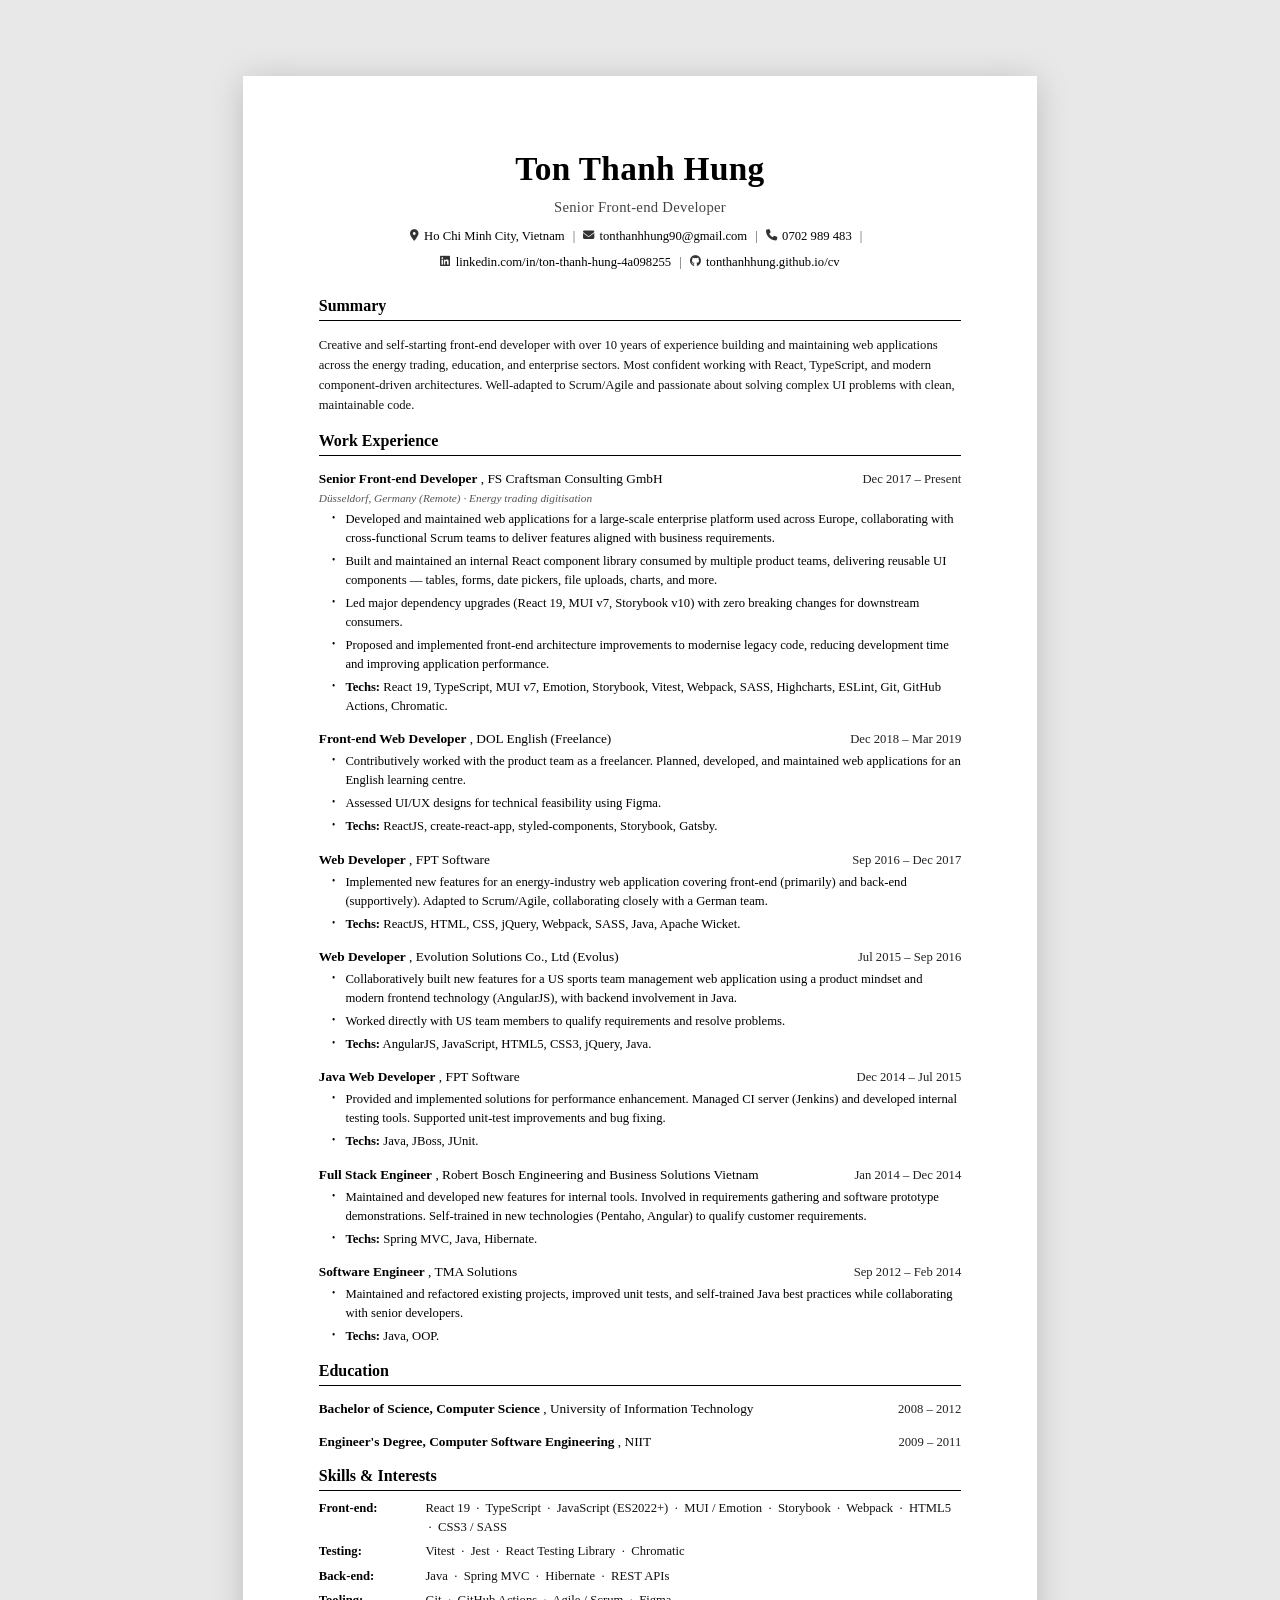
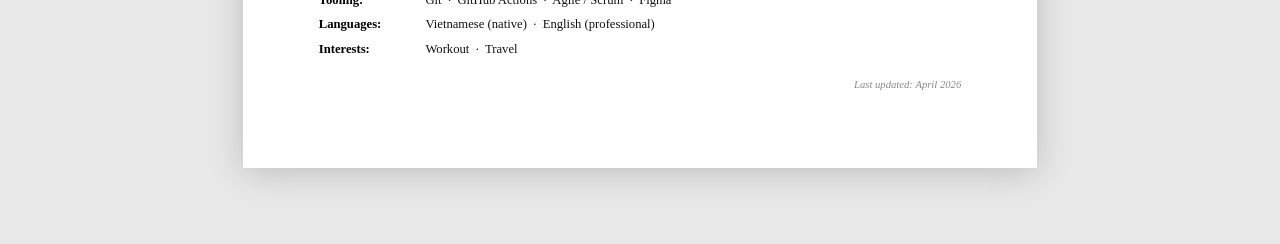
<file: index.html>
<!DOCTYPE html>
<html lang="en">
<head>
  <meta charset="UTF-8" />
  <meta name="viewport" content="width=device-width, initial-scale=1.0" />
  <title>Ton Thanh Hung — CV</title>
  <link rel="stylesheet" href="style.css" />
  <link rel="preconnect" href="https://fonts.googleapis.com" />
  <link rel="preconnect" href="https://fonts.gstatic.com" crossorigin />
  <link href="https://fonts.googleapis.com/css2?family=Charter:ital,wght@0,400;0,700;1,400&family=Source+Sans+3:wght@400;600;700&display=swap" rel="stylesheet" />
  <link rel="stylesheet" href="https://cdnjs.cloudflare.com/ajax/libs/font-awesome/6.5.0/css/all.min.css" />
</head>
<body>
  <div class="page">

    <!-- header -->
    <header class="cv-header">
      <h1 class="cv-name">Ton Thanh Hung</h1>
      <p class="cv-title">Senior Front-end Developer</p>
      <div class="cv-contacts">
        <span><i class="fa-solid fa-location-dot"></i> Ho Chi Minh City, Vietnam</span>
        <span class="sep">|</span>
        <a href="mailto:tonthanhhung90@gmail.com"><i class="fa-solid fa-envelope"></i> tonthanhhung90@gmail.com</a>
        <span class="sep">|</span>
        <span><i class="fa-solid fa-phone"></i> 0702 989 483</span>
        <span class="sep">|</span>
        <a href="https://www.linkedin.com/in/ton-thanh-hung-4a098255/" target="_blank"><i class="fa-brands fa-linkedin"></i> linkedin.com/in/ton-thanh-hung-4a098255</a>
        <span class="sep">|</span>
        <a href="https://tonthanhhung.github.io/cv/" target="_blank"><i class="fa-brands fa-github"></i> tonthanhhung.github.io/cv</a>
      </div>
    </header>

    <!-- summary -->
    <section>
      <h2 class="section-title">Summary</h2>
      <div class="entry">
        <p class="summary-text">
          Creative and self-starting front-end developer with over 10 years of experience building and maintaining
          web applications across the energy trading, education, and enterprise sectors. Most confident working with
          React, TypeScript, and modern component-driven architectures. Well-adapted to Scrum/Agile and passionate
          about solving complex UI problems with clean, maintainable code.
        </p>
      </div>
    </section>

    <!-- work experience -->
    <section>
      <h2 class="section-title">Work Experience</h2>

      <!-- craftsman / uniper — combined -->
      <div class="entry">
        <div class="entry-header">
          <div class="entry-left">
            <span class="entry-role">Senior Front-end Developer</span>
            <span class="entry-company">, FS Craftsman Consulting GmbH</span>
          </div>
          <div class="entry-date">Dec 2017 – Present</div>
        </div>
        <p class="entry-sub">Düsseldorf, Germany (Remote) · Energy trading digitisation</p>
        <ul class="highlights">
          <li>
            Developed and maintained web applications for a large-scale enterprise platform used across Europe,
            collaborating with cross-functional Scrum teams to deliver features aligned with business requirements.
          </li>
          <li>
            Built and maintained an internal React component library consumed by multiple product teams, delivering
            reusable UI components — tables, forms, date pickers, file uploads, charts, and more.
          </li>
          <li>
            Led major dependency upgrades (React 19, MUI v7, Storybook v10) with zero breaking changes for
            downstream consumers.
          </li>
          <li>
            Proposed and implemented front-end architecture improvements to modernise legacy code, reducing
            development time and improving application performance.
          </li>
          <li>
            <strong>Techs:</strong> React 19, TypeScript, MUI v7, Emotion, Storybook, Vitest, Webpack, SASS,
            Highcharts, ESLint, Git, GitHub Actions, Chromatic.
          </li>
        </ul>
      </div>

      <!-- dol english -->
      <div class="entry">
        <div class="entry-header">
          <div class="entry-left">
            <span class="entry-role">Front-end Web Developer</span>
            <span class="entry-company">, DOL English (Freelance)</span>
          </div>
          <div class="entry-date">Dec 2018 – Mar 2019</div>
        </div>
        <ul class="highlights">
          <li>
            Contributively worked with the product team as a freelancer. Planned, developed, and maintained
            web applications for an English learning centre.
          </li>
          <li>Assessed UI/UX designs for technical feasibility using Figma.</li>
          <li><strong>Techs:</strong> ReactJS, create-react-app, styled-components, Storybook, Gatsby.</li>
        </ul>
      </div>

      <!-- fpt software (react era) -->
      <div class="entry">
        <div class="entry-header">
          <div class="entry-left">
            <span class="entry-role">Web Developer</span>
            <span class="entry-company">, FPT Software</span>
          </div>
          <div class="entry-date">Sep 2016 – Dec 2017</div>
        </div>
        <ul class="highlights">
          <li>
            Implemented new features for an energy-industry web application covering front-end (primarily) and
            back-end (supportively). Adapted to Scrum/Agile, collaborating closely with a German team.
          </li>
          <li><strong>Techs:</strong> ReactJS, HTML, CSS, jQuery, Webpack, SASS, Java, Apache Wicket.</li>
        </ul>
      </div>

      <!-- evolus -->
      <div class="entry">
        <div class="entry-header">
          <div class="entry-left">
            <span class="entry-role">Web Developer</span>
            <span class="entry-company">, Evolution Solutions Co., Ltd (Evolus)</span>
          </div>
          <div class="entry-date">Jul 2015 – Sep 2016</div>
        </div>
        <ul class="highlights">
          <li>
            Collaboratively built new features for a US sports team management web application using a product
            mindset and modern frontend technology (AngularJS), with backend involvement in Java.
          </li>
          <li>Worked directly with US team members to qualify requirements and resolve problems.</li>
          <li><strong>Techs:</strong> AngularJS, JavaScript, HTML5, CSS3, jQuery, Java.</li>
        </ul>
      </div>

      <!-- fpt software (java era) -->
      <div class="entry">
        <div class="entry-header">
          <div class="entry-left">
            <span class="entry-role">Java Web Developer</span>
            <span class="entry-company">, FPT Software</span>
          </div>
          <div class="entry-date">Dec 2014 – Jul 2015</div>
        </div>
        <ul class="highlights">
          <li>
            Provided and implemented solutions for performance enhancement. Managed CI server (Jenkins) and
            developed internal testing tools. Supported unit-test improvements and bug fixing.
          </li>
          <li><strong>Techs:</strong> Java, JBoss, JUnit.</li>
        </ul>
      </div>

      <!-- robert bosch -->
      <div class="entry">
        <div class="entry-header">
          <div class="entry-left">
            <span class="entry-role">Full Stack Engineer</span>
            <span class="entry-company">, Robert Bosch Engineering and Business Solutions Vietnam</span>
          </div>
          <div class="entry-date">Jan 2014 – Dec 2014</div>
        </div>
        <ul class="highlights">
          <li>
            Maintained and developed new features for internal tools. Involved in requirements gathering and
            software prototype demonstrations. Self-trained in new technologies (Pentaho, Angular) to qualify
            customer requirements.
          </li>
          <li><strong>Techs:</strong> Spring MVC, Java, Hibernate.</li>
        </ul>
      </div>

      <!-- tma -->
      <div class="entry">
        <div class="entry-header">
          <div class="entry-left">
            <span class="entry-role">Software Engineer</span>
            <span class="entry-company">, TMA Solutions</span>
          </div>
          <div class="entry-date">Sep 2012 – Feb 2014</div>
        </div>
        <ul class="highlights">
          <li>
            Maintained and refactored existing projects, improved unit tests, and self-trained Java best practices
            while collaborating with senior developers.
          </li>
          <li><strong>Techs:</strong> Java, OOP.</li>
        </ul>
      </div>
    </section>

    <!-- education -->
    <section>
      <h2 class="section-title">Education</h2>
      <div class="entry">
        <div class="entry-header">
          <div class="entry-left">
            <span class="entry-role">Bachelor of Science, Computer Science</span>
            <span class="entry-company">, University of Information Technology</span>
          </div>
          <div class="entry-date">2008 – 2012</div>
        </div>
      </div>
      <div class="entry">
        <div class="entry-header">
          <div class="entry-left">
            <span class="entry-role">Engineer's Degree, Computer Software Engineering</span>
            <span class="entry-company">, NIIT</span>
          </div>
          <div class="entry-date">2009 – 2011</div>
        </div>
      </div>
    </section>

    <!-- skills & interests -->
    <section>
      <h2 class="section-title">Skills &amp; Interests</h2>
      <div class="skills-block">
        <div class="skills-row">
          <span class="skills-label">Front-end</span>
          <span class="skills-value">
            React 19 &nbsp;·&nbsp; TypeScript &nbsp;·&nbsp; JavaScript (ES2022+) &nbsp;·&nbsp;
            MUI / Emotion &nbsp;·&nbsp; Storybook &nbsp;·&nbsp; Webpack &nbsp;·&nbsp;
            HTML5 &nbsp;·&nbsp; CSS3 / SASS
          </span>
        </div>
        <div class="skills-row">
          <span class="skills-label">Testing</span>
          <span class="skills-value">
            Vitest &nbsp;·&nbsp; Jest &nbsp;·&nbsp; React Testing Library &nbsp;·&nbsp; Chromatic
          </span>
        </div>
        <div class="skills-row">
          <span class="skills-label">Back-end</span>
          <span class="skills-value">
            Java &nbsp;·&nbsp; Spring MVC &nbsp;·&nbsp; Hibernate &nbsp;·&nbsp; REST APIs
          </span>
        </div>
        <div class="skills-row">
          <span class="skills-label">Tooling</span>
          <span class="skills-value">
            Git &nbsp;·&nbsp; GitHub Actions &nbsp;·&nbsp; Agile / Scrum &nbsp;·&nbsp; Figma
          </span>
        </div>
        <div class="skills-row">
          <span class="skills-label">Languages</span>
          <span class="skills-value">Vietnamese (native) &nbsp;·&nbsp; English (professional)</span>
        </div>
        <div class="skills-row">
          <span class="skills-label">Interests</span>
          <span class="skills-value">Workout &nbsp;·&nbsp; Travel</span>
        </div>
      </div>
    </section>

    <p class="last-updated">Last updated: April 2026</p>
  </div>
</body>
</html>
</file>
<file: style.css>
/* ============================================================
   CV — print-first stylesheet
   Mirrors the LaTeX RenderCV layout: Charter body font,
   ruled section titles, two-column entry headers.
   ============================================================ */

/* ---------- reset & base ---------- */
*, *::before, *::after {
  box-sizing: border-box;
  margin: 0;
  padding: 0;
}

html {
  font-size: 10pt;
  color: #000;
}

body {
  font-family: "Charter", "Georgia", serif;
  background: #e8e8e8;
  line-height: 1.45;
  -webkit-print-color-adjust: exact;
  print-color-adjust: exact;
}

a {
  color: inherit;
  text-decoration: none;
}

a:hover {
  text-decoration: underline;
}

/* ---------- page shell ---------- */
.page {
  width: 21cm;           /* A4 width */
  min-height: 29.7cm;    /* A4 height */
  margin: 2cm auto;
  padding: 2cm;
  background: #fff;
  box-shadow: 0 4px 32px rgba(0,0,0,.18);
}

/* ---------- header ---------- */
.cv-header {
  text-align: center;
  margin-bottom: 0.6cm;
  line-height: 1.6;
}

.cv-name {
  font-size: 25pt;
  font-weight: 700;
  letter-spacing: 0.01em;
  line-height: 1.1;
  margin-bottom: 6pt;
}

.cv-contacts {
  font-size: 9.5pt;
  display: flex;
  flex-wrap: wrap;
  justify-content: center;
  align-items: center;
  gap: 4pt 0;
}

.cv-contacts span,
.cv-contacts a {
  display: inline-flex;
  align-items: center;
  gap: 4pt;
}

.cv-contacts .sep {
  margin: 0 6pt;
  color: #555;
  font-weight: 400;
}

.cv-contacts i {
  font-size: 8.5pt;
  color: #333;
}

/* ---------- subtitle under name ---------- */
.cv-title {
  font-size: 11pt;
  font-weight: 400;
  color: #444;
  margin-bottom: 5pt;
  letter-spacing: 0.02em;
}

/* ---------- section titles ---------- */
.section-title {
  font-size: 12pt;
  font-weight: 700;
  text-transform: none;
  letter-spacing: 0;
  margin-top: 0.35cm;
  margin-bottom: 0.2cm;
  padding-bottom: 2pt;
  border-bottom: 1px solid #000;
  /* keep title with following content */
  page-break-after: avoid;
  break-after: avoid;
}

/* ---------- entries ---------- */
.entry {
  margin-top: 0.35cm;
  page-break-inside: avoid;
  break-inside: avoid;
}

.entry-header {
  display: flex;
  justify-content: space-between;
  align-items: baseline;
  gap: 8pt;
}

.entry-left {
  flex: 1;
  font-size: 10pt;
}

.entry-role {
  font-weight: 700;
}

.entry-company {
  font-weight: 400;
}

.entry-date {
  font-size: 9.5pt;
  white-space: nowrap;
  text-align: right;
  color: #222;
}

/* ---------- summary paragraph ---------- */
.summary-text {
  font-size: 9.5pt;
  line-height: 1.6;
  color: #111;
}

/* ---------- entry sub-line (location / context) ---------- */
.entry-sub {
  font-size: 8.5pt;
  color: #555;
  margin-top: 1pt;
  margin-bottom: 3pt;
  font-style: italic;
}

/* ---------- highlights (bullet list) ---------- */
.highlights {
  list-style: none;
  margin-top: 0.1cm;
  padding-left: 10pt;
}

.highlights li {
  position: relative;
  padding-left: 10pt;
  margin-bottom: 3pt;
  font-size: 9.5pt;
  line-height: 1.5;
}

.highlights li::before {
  content: "•";
  position: absolute;
  left: 0;
  font-size: 7pt;
  line-height: 1.8;
  color: #000;
}

.highlights code {
  font-family: "Courier New", monospace;
  font-size: 8.5pt;
  background: #f4f4f4;
  padding: 0 2pt;
  border-radius: 2px;
}

/* ---------- skills block ---------- */
.skills-block {
  margin-top: 0.15cm;
  display: flex;
  flex-direction: column;
  gap: 4pt;
}

.skills-row {
  display: flex;
  gap: 8pt;
  font-size: 9.5pt;
  line-height: 1.5;
}

.skills-label {
  font-weight: 700;
  min-width: 72pt;
  flex-shrink: 0;
}

.skills-label::after {
  content: ":";
}

.skills-value {
  color: #111;
}

/* ---------- last updated ---------- */
.last-updated {
  margin-top: 0.5cm;
  font-size: 8pt;
  color: #888;
  text-align: right;
  font-style: italic;
}

/* ---------- download button ---------- */
.btn-download {
  display: inline-flex;
  align-items: center;
  gap: 5pt;
  margin-top: 7pt;
  padding: 4pt 10pt;
  font-family: inherit;
  font-size: 8.5pt;
  font-weight: 600;
  color: #fff;
  background: #222;
  border: none;
  border-radius: 3px;
  cursor: pointer;
  text-decoration: none;
  transition: background 0.15s;
}

.btn-download:hover {
  background: #444;
  text-decoration: none;
}

.btn-download i {
  font-size: 8pt;
  color: #fff;
}

.btn-download.loading {
  opacity: 0.6;
  cursor: wait;
}

/* ============================================================
   PRINT STYLES
   ============================================================ */
@media print {
  body {
    background: none;
    font-size: 10pt;
  }

  .btn-download {
    display: none;
  }

  .page {
    width: 100%;
    min-height: unset;
    margin: 0;
    padding: 2cm;
    box-shadow: none;
  }

  a {
    color: #000;
    text-decoration: none;
  }

  .section-title {
    page-break-after: avoid;
    break-after: avoid;
  }

  .entry {
    page-break-inside: avoid;
    break-inside: avoid;
  }

  /* ensure links print with visible text only */
  a[href]::after {
    content: none;
  }
}

/* ============================================================
   RESPONSIVE — narrow screens (mobile preview)
   ============================================================ */
@media screen and (max-width: 680px) {
  html {
    font-size: 9pt;
  }

  .page {
    width: 100%;
    margin: 0;
    padding: 1.2cm 1cm;
    box-shadow: none;
  }

  .entry-header {
    flex-direction: column;
    gap: 2pt;
  }

  .entry-date {
    text-align: left;
    color: #555;
  }

  .cv-contacts {
    flex-direction: column;
    gap: 3pt;
  }

  .cv-contacts .sep {
    display: none;
  }

  .skills-row {
    flex-direction: column;
    gap: 1pt;
  }

  .skills-label {
    min-width: unset;
  }
}
</file>
